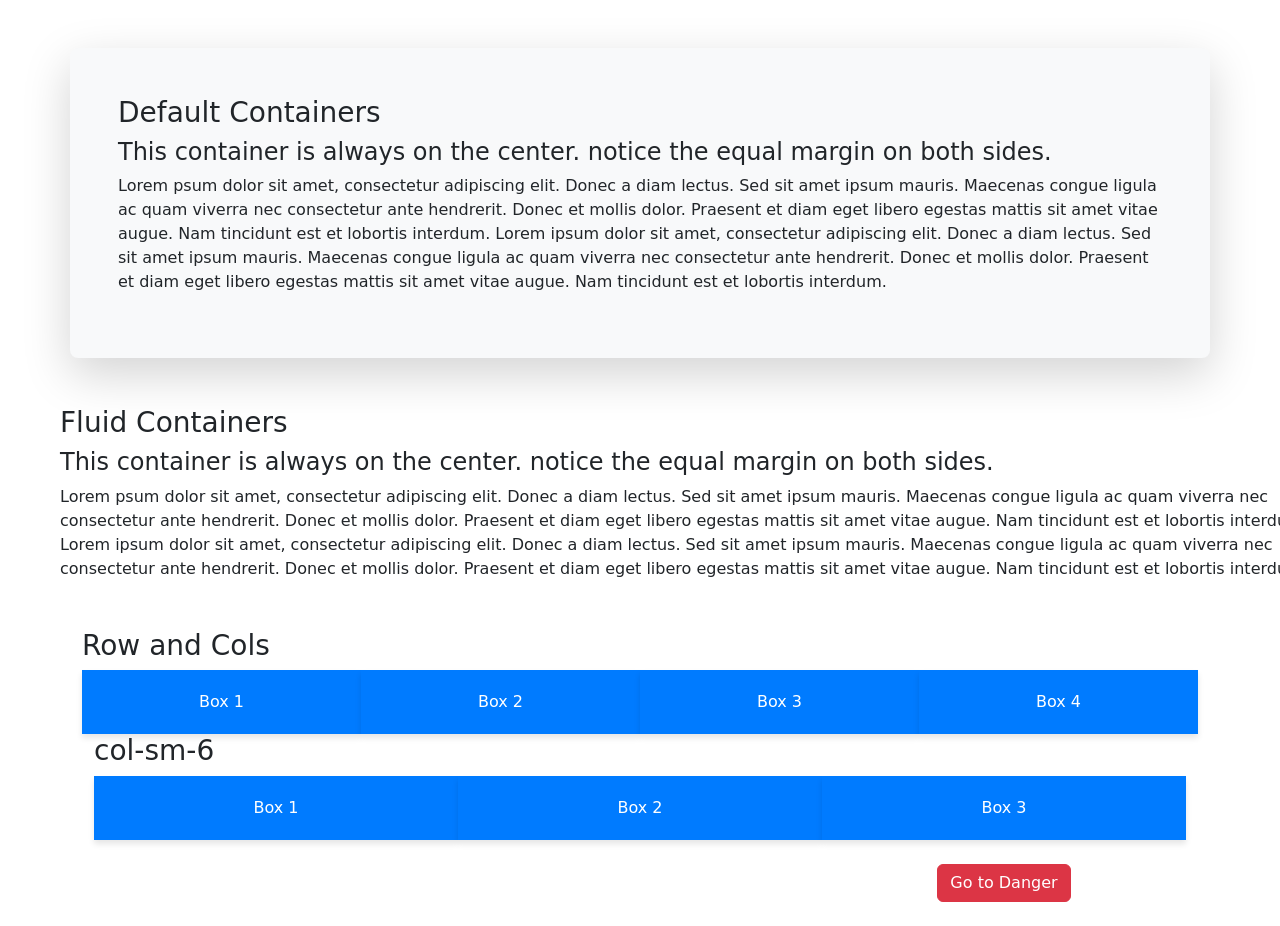
<file: index.html>
<!doctype html>
<html lang="en">
    <head>
        <link rel="stylesheet" href="style.css">
        <title>Title</title>
        <!-- Required meta tags -->
        <meta charset="utf-8" />
        <meta
            name="viewport"
            content="width=device-width, initial-scale=1, shrink-to-fit=no"
        />

        <!-- Bootstrap CSS v5.2.1 -->
        <link
            href="https://cdn.jsdelivr.net/npm/bootstrap@5.3.2/dist/css/bootstrap.min.css"
            rel="stylesheet"
            integrity="sha384-T3c6CoIi6uLrA9TneNEoa7RxnatzjcDSCmG1MXxSR1GAsXEV/Dwwykc2MPK8M2HN"
            crossorigin="anonymous"
        />
    </head>

    <body>

      <div class= "container mt-5 p-5 bg-light rounded-3 shadow-lg">
        <h3>Default Containers</h3>
        <h4>This container is always on the center.
        notice the equal margin on both sides.</h4>
        <p>Lorem psum dolor sit amet, consectetur adipiscing elit. Donec a diam lectus. Sed sit amet ipsum mauris. Maecenas congue ligula ac quam viverra nec consectetur ante hendrerit. Donec et mollis dolor. Praesent et diam eget libero egestas mattis sit amet vitae augue. Nam tincidunt est et lobortis interdum. Lorem ipsum dolor sit amet, consectetur adipiscing elit. Donec a diam lectus. Sed sit amet ipsum mauris. Maecenas congue ligula ac quam viverra nec consectetur ante hendrerit. Donec et mollis dolor. Praesent et diam eget libero egestas mattis sit amet vitae augue. Nam tincidunt est et lobortis interdum.
        </p>

      </div>
      
      
      <div class= "container-fluid m-5 ">
        <h3>Fluid Containers</h3>
        <h4>This container is always on the center.
        notice the equal margin on both sides.</h4>
        <p>Lorem psum dolor sit amet, consectetur adipiscing elit. Donec a diam lectus. Sed sit amet ipsum mauris. Maecenas congue ligula ac quam viverra nec consectetur ante hendrerit. Donec et mollis dolor. Praesent et diam eget libero egestas mattis sit amet vitae augue. Nam tincidunt est et lobortis interdum. Lorem ipsum dolor sit amet, consectetur adipiscing elit. Donec a diam lectus. Sed sit amet ipsum mauris. Maecenas congue ligula ac quam viverra nec consectetur ante hendrerit. Donec et mollis dolor. Praesent et diam eget libero egestas mattis sit amet vitae augue. Nam tincidunt est et lobortis interdum.
        </p>

      </div>
      
      <div class="container">
        <h3>Row and Cols</h3>
        <div class="row g-0">
            <div class="col">
                <div class="custom-box">Box 1</div>
            </div>
            <div class="col">
                <div class="custom-box">Box 2</div>
            </div>
            <div class="col">
                <div class="custom-box">Box 3</div>
            </div>
            <div class="col">
                <div class="custom-box">Box 4</div>
            </div>
    
   

        <div class="container">
            <h3>col-sm-6</h3>
            <div class="row g-0">
                <div class="col-lg-4 col-md-12 col-sm-12">
                    <div class="custom-box">Box 1</div>
                  
                </div>
                <div class="col-lg-4 col-md-12 col-sm-3">
                    <div class="custom-box">Box 2</div>
                    
                </div>
            <div class="col-lg-4 col-md-12 col-sm-9">
                <div class="custom-box">Box 3</div>

                <div class="container my-4 d-flex justify-content-center">
                    <a href="colors.html" class="btn btn-danger">Go to Danger</a>
                </div>

        <script
            src="https://cdn.jsdelivr.net/npm/@popperjs/core@2.11.8/dist/umd/popper.min.js"
            integrity="sha384-I7E8VVD/ismYTF4hNIPjVp/Zjvgyol6VFvRkX/vR+Vc4jQkC+hVqc2pM8ODewa9r"
            crossorigin="anonymous"
        ></script>

        <script
            src="https://cdn.jsdelivr.net/npm/bootstrap@5.3.2/dist/js/bootstrap.min.js"
            integrity="sha384-BBtl+eGJRgqQAUMxJ7pMwbEyER4l1g+O15P+16Ep7Q9Q+zqX6gSbd85u4mG4QzX+"
            crossorigin="anonymous"
        ></script>
    </body>
</html>
</file>
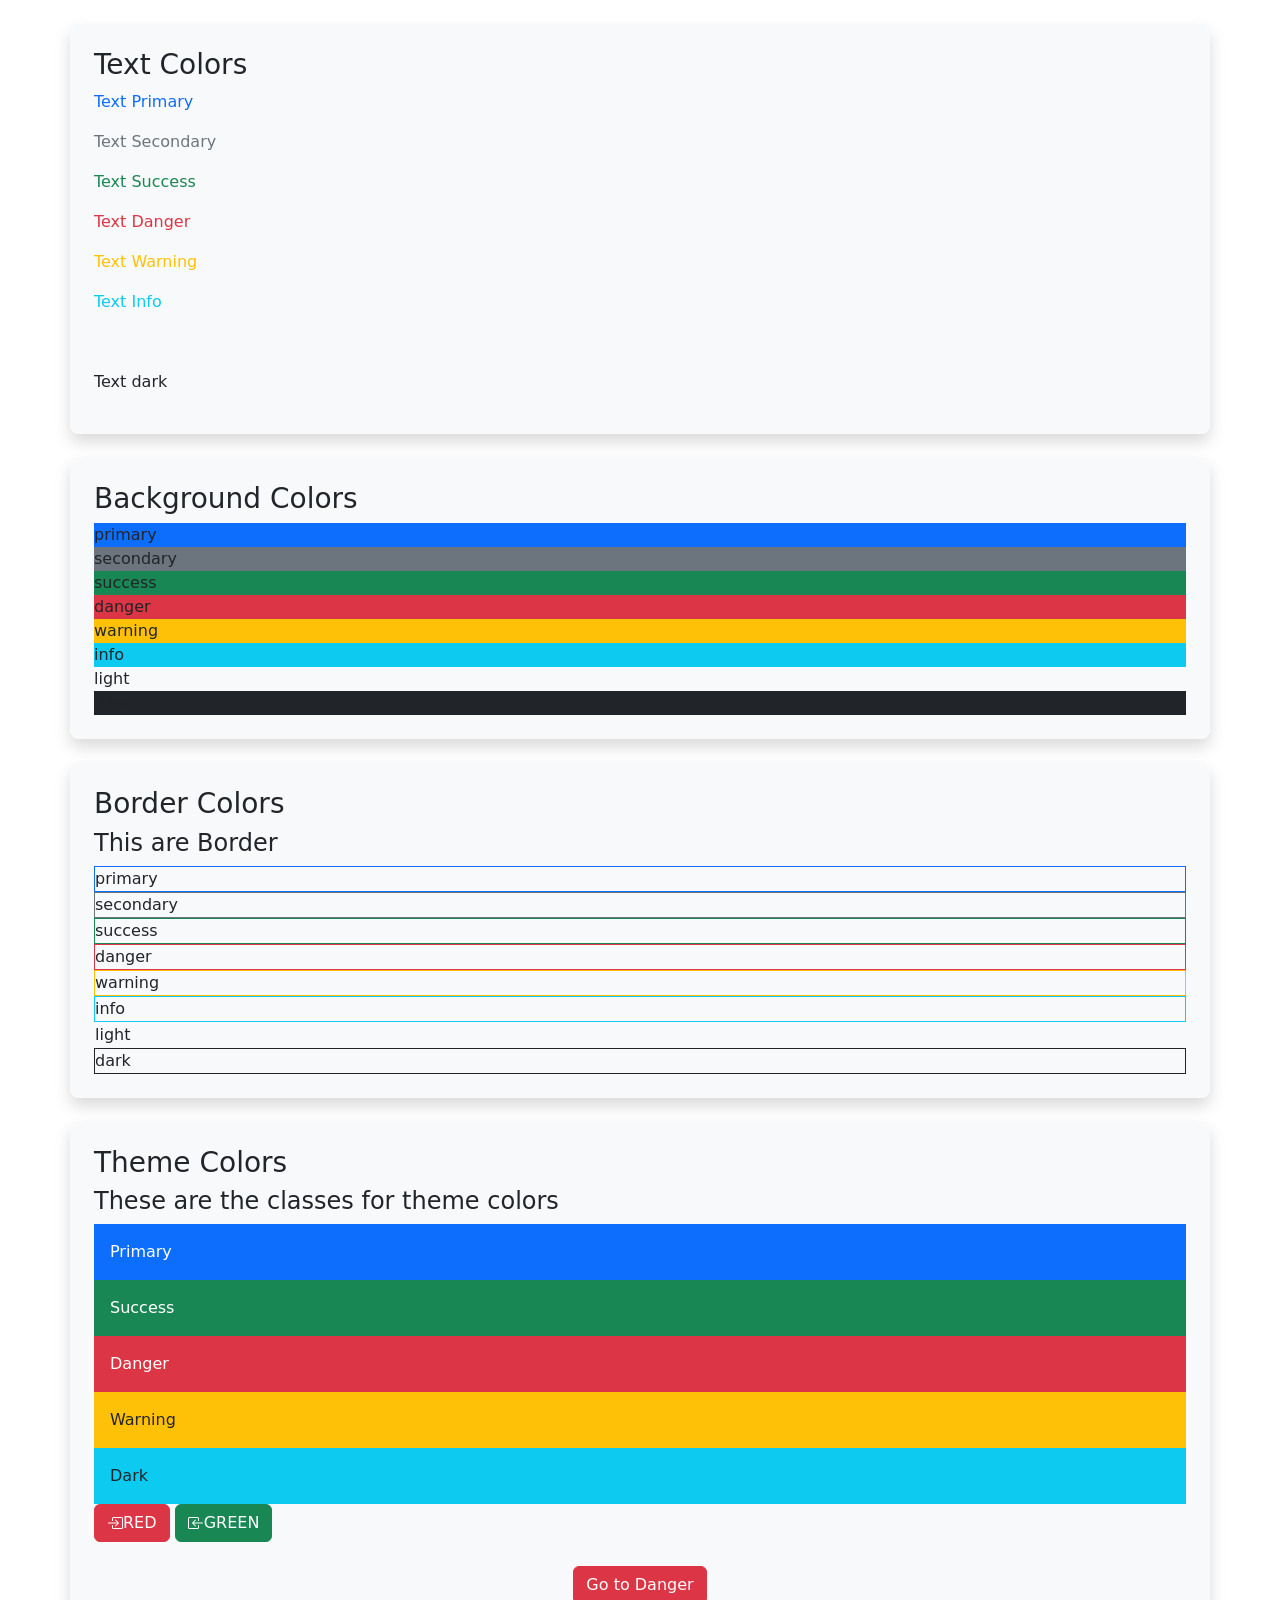
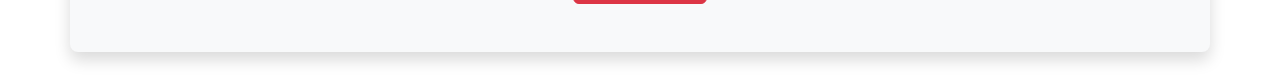
<file: colors.html>
<!doctype html>
<html lang="en">
    <head>
        <title>Title</title>
        <!-- Required meta tags -->
        <meta charset="utf-8" />
        <meta
            name="viewport"
            content="width=device-width, initial-scale=1, shrink-to-fit=no"
        />

        <!-- Bootstrap CSS v5.2.1 -->
        <link
            href="https://cdn.jsdelivr.net/npm/bootstrap@5.3.2/dist/css/bootstrap.min.css"
            rel="stylesheet"
            integrity="sha384-T3c6CoIi6uLrA9TneNEoa7RxnatzjcDSCmG1MXxSR1GAsXEV/Dwwykc2MPK8M2HN"
            crossorigin="anonymous"
        />
    </head>

    <body>
     
        <div class="container my-4 p-4 shadow bg-light rounded-3">
        <h3>Text Colors</h3>
        <p class="text-primary">Text Primary</p>
        <p class="text-secondary">Text Secondary</p>
        <p class="text-success">Text Success</p>
        <p class="text-danger">Text Danger</p>
        <p class="text-warning">Text Warning</p>
        <p class="text-info">Text Info</p>
        <p class="text-light ">Text Light</p>
        <p class="text-dark">Text dark</p>
    </div>

   
              
          

    <div class="container my-4 p-4 shadow bg-light rounded-3">
                <h3>Background Colors</h3>    
              <div class="bg-primary">primary</div>
               <div class="bg-secondary">secondary</div>
               <div class="bg-success">success</div>
                <div class="bg-danger">danger</div>
                <div class="bg-warning">warning</div>
                <div class="bg-info">info</div>
                <div class="bg-light">light</div>
                <div class="bg-dark">dark</div>

                </div>
                
                <div class="container my-4 p-4 shadow bg-light rounded-3">
                    <h3>Border Colors</h3>    
                    <h4>This are Border</h4>

                  <div class="border border-primary">primary</div>
                  <div class="border border-secondary">secondary</div>
                    <div class="border border-success">success</div>
                    <div class="border border-danger">danger</div>
                    <div class="border border-warning">warning</div>
                    <div class="border border-info">info</div>
                    <div class="border border-light">light</div>
                    <div class="border border-dark">dark</div>
                    </div>
               
                <div class="container my-4 p-4 shadow bg-light rounded-3">
                    <h3>Theme Colors</h3>
                    <h4>These are the classes for theme colors</h4>

                    <div class="bg-primary text-white p-3">Primary</div>
                    <div class="bg-success text-white p-3">Success</div>
                    <div class="bg-danger text-white p-3">Danger</div>
                    <div class="bg-warning text-dark p-3">Warning</div>
                    <div class="bg-info text-dark p-3">Dark</div>

                    <button class="btn btn-danger"><svg xmlns="http://www.w3.org/2000/svg" width="16" height="16" fill="currentColor" class="bi bi-box-arrow-in-right" viewBox="0 0 16 16">
                        <path fill-rule="evenodd" d="M6 3.5a.5.5 0 0 1 .5-.5h8a.5.5 0 0 1 .5.5v9a.5.5 0 0 1-.5.5h-8a.5.5 0 0 1-.5-.5v-2a.5.5 0 0 0-1 0v2A1.5 1.5 0 0 0 6.5 14h8a1.5 1.5 0 0 0 1.5-1.5v-9A1.5 1.5 0 0 0 14.5 2h-8A1.5 1.5 0 0 0 5 3.5v2a.5.5 0 0 0 1 0z"/>
                        <path fill-rule="evenodd" d="M11.854 8.354a.5.5 0 0 0 0-.708l-3-3a.5.5 0 1 0-.708.708L10.293 7.5H1.5a.5.5 0 0 0 0 1h8.793l-2.147 2.146a.5.5 0 0 0 .708.708z"/>
                      </svg>RED</button>
                    <button class="btn btn-success"><svg xmlns="http://www.w3.org/2000/svg" width="16" height="16" fill="currentColor" class="bi bi-box-arrow-in-left" viewBox="0 0 16 16">
                        <path fill-rule="evenodd" d="M10 3.5a.5.5 0 0 0-.5-.5h-8a.5.5 0 0 0-.5.5v9a.5.5 0 0 0 .5.5h8a.5.5 0 0 0 .5-.5v-2a.5.5 0 0 1 1 0v2A1.5 1.5 0 0 1 9.5 14h-8A1.5 1.5 0 0 1 0 12.5v-9A1.5 1.5 0 0 1 1.5 2h8A1.5 1.5 0 0 1 11 3.5v2a.5.5 0 0 1-1 0z"/>
                        <path fill-rule="evenodd" d="M4.146 8.354a.5.5 0 0 1 0-.708l3-3a.5.5 0 1 1 .708.708L5.707 7.5H14.5a.5.5 0 0 1 0 1H5.707l2.147 2.146a.5.5 0 0 1-.708.708z"/>
                      </svg>GREEN</button>


                      <div class="container my-4 d-flex justify-content-center">
                        <a href="typo.html" class="btn btn-danger">Go to Danger</a>
                    </div>

        <script
            src="https://cdn.jsdelivr.net/npm/@popperjs/core@2.11.8/dist/umd/popper.min.js"
            integrity="sha384-I7E8VVD/ismYTF4hNIPjVp/Zjvgyol6VFvRkX/vR+Vc4jQkC+hVqc2pM8ODewa9r"
            crossorigin="anonymous"
        ></script>

        <script
            src="https://cdn.jsdelivr.net/npm/bootstrap@5.3.2/dist/js/bootstrap.min.js"
            integrity="sha384-BBtl+eGJRgqQAUMxJ7pMwbEyER4l1g+O15P+16Ep7Q9Q+zqX6gSbd85u4mG4QzX+"
            crossorigin="anonymous"
        ></script>
    </body>
</html>
</file>
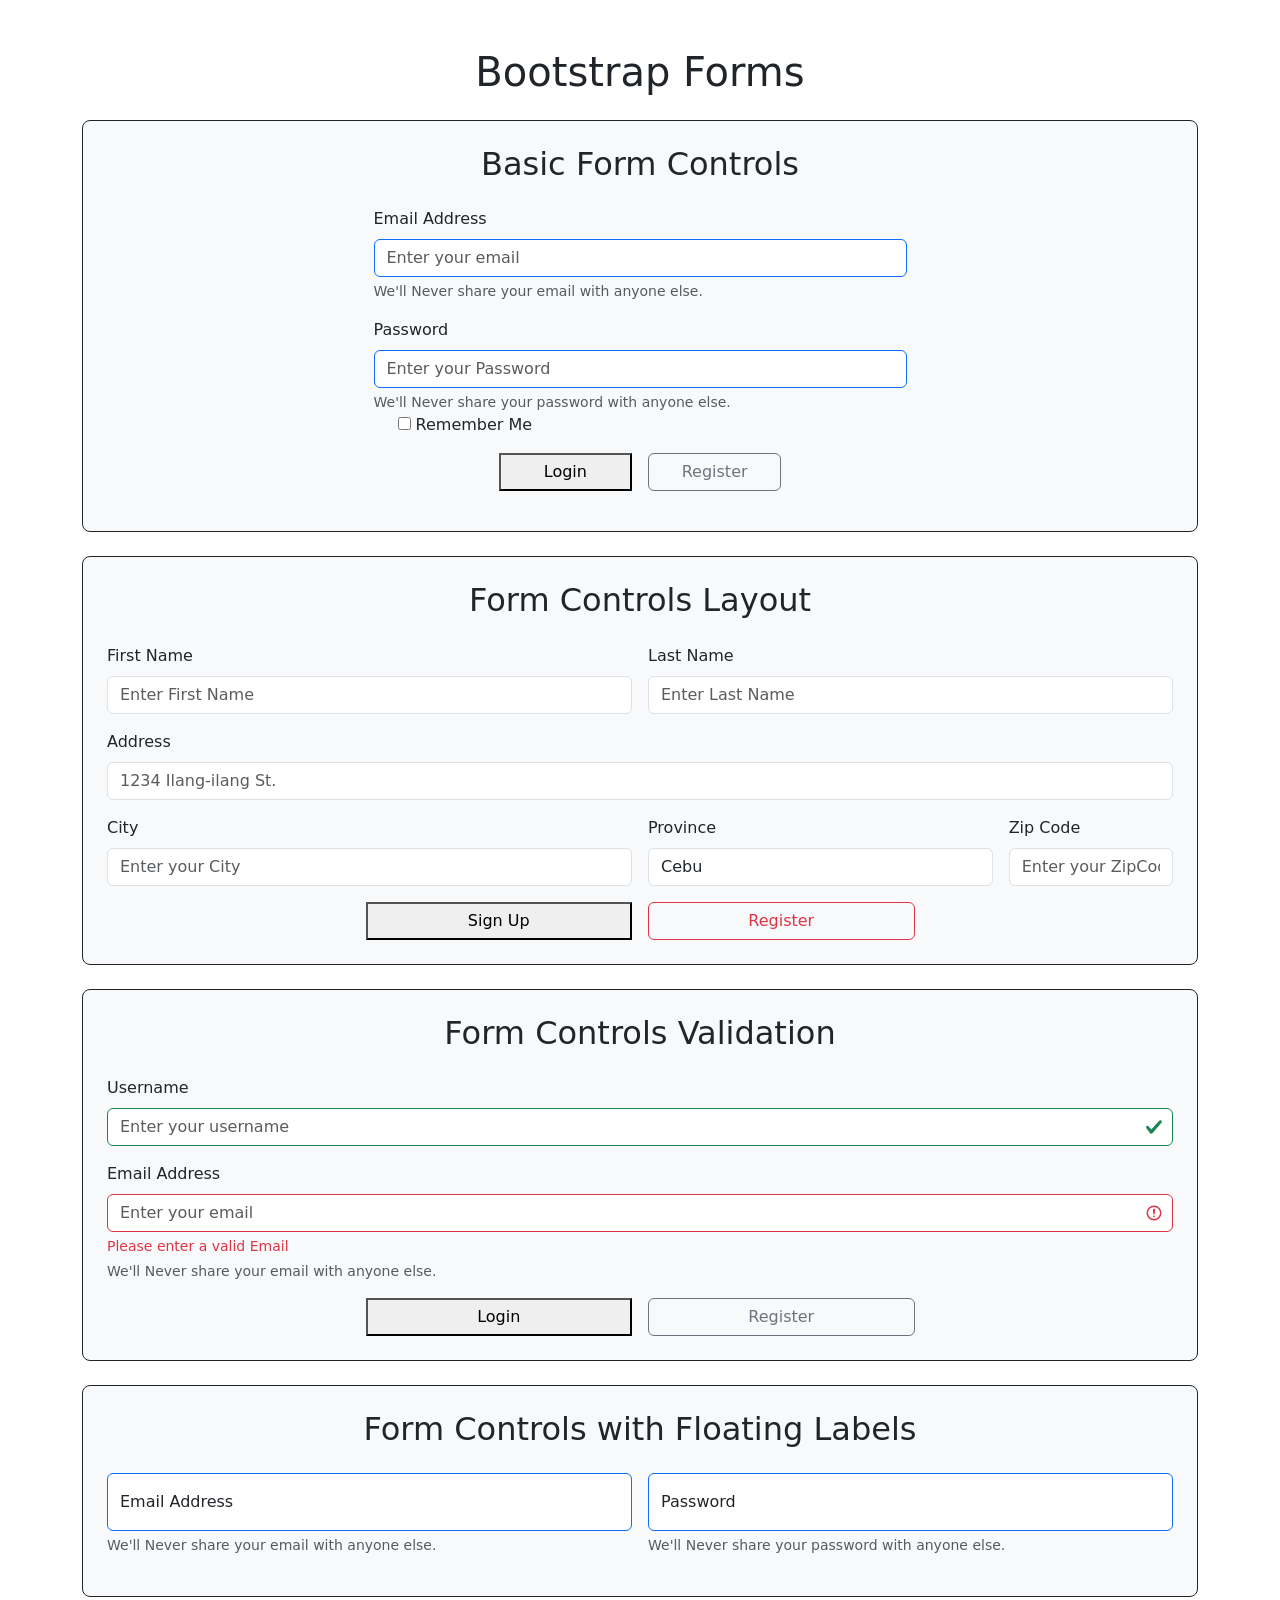
<file: form.html>
<!doctype html>
<html lang="en">
    <head>
        <title>BS5 </title>
        <!-- Required meta tags -->
        <meta charset="utf-8" />
        <meta
            name="viewport"
            content="width=device-width, initial-scale=1, shrink-to-fit=no"
        />

        <!-- Bootstrap CSS v5.2.1 -->
        <link
            href="https://cdn.jsdelivr.net/npm/bootstrap@5.3.2/dist/css/bootstrap.min.css"
            rel="stylesheet"
            integrity="sha384-T3c6CoIi6uLrA9TneNEoa7RxnatzjcDSCmG1MXxSR1GAsXEV/Dwwykc2MPK8M2HN"
            crossorigin="anonymous"
        />
    </head>

    <body>

        <div class="container my-5">
          <h1 class="mb-4 text-center ">Bootstrap Forms</h1>
          <section class="border border-dark rounded-3 p-4 bg-light mb-4">
        
            <h2 class="mb-4 text-center">Basic Form Controls</h2>
        
          <form action="update.php" medthod="POST" class="w-50 mx-auto">

            <div class="mb-3">

                <label for="Email" class="form-label">Email Address</label>
                <input type="email" class="form-control border-primary" name="Email" id="Email" placeholder="Enter your email" required />

                <div class="form-text">We'll Never share your email with anyone else.</div>
            </div>


            <div class="mb-3">

                <label for="Password" class="form-label">Password</label>
                <input type="Password" class="form-control border-primary" name="Password" id="Password" placeholder="Enter your Password" required />

                <div class="form-text">We'll Never share your password with anyone else.</div>
            
                <div class="mb-3 form-check">

                    <input type="checkbox" class="form-input-check" name="checkbox" id="checkbox" required />
                    <label class="form-check-label" class="form-control">Remember Me</label>
    
                    </div>

                    <div class="d-flex justify-content-center gap-3">

                    <button type="submit" class="btn-outline-secondary w-25">Login</button>
                    <a href="register.html" class="btn btn-outline-secondary w-25">Register</a>
                </div>





          </form>
        </section>
        <section class="border border-dark rounded-3 p-4 bg-light mb-4">
        
            <h2 class="mb-4 text-center">Form Controls Layout</h2>

            <form class="row g-3" action="action.php" method="POST">
                <div class="col-md-6">
                    <label for="First Name" class="form-label">First Name</label>
                    <input type="text" class="form-control" placeholder="Enter First Name" name="firstname" id="First Name" required />
                </div>

                <div class="col-md-6">
                    <label for="Last Name" class="form-label">Last Name</label>
                    <input type="text" class="form-control" placeholder="Enter Last Name" name="lastname" id="Last Name" required />
                </div>

                <div class="col-md-12">
                    <label for="Last Name" class="form-label">Address</label>
                    <input type="text" class="form-control" placeholder="1234 Ilang-ilang St." name="address" id="Address" required />
                </div>              
                <div class="col-md-6">
                    <label for="City" class="form-label">City</label>
                    <input type="text" class="form-control" placeholder="Enter your City" name="city" id="city" required />
                </div>
                <div class="col-md-4">
                    <label for="Province" class="form-label">Province</label>
                  <select name="province" id="Province" class="form-control">
                    <option selected>Choose...</option>
                    <option value="Batangas">Batangas</option>
                    <option value="Cavite">Cavite</option>
                    <option value="Laguna">Laguna</option>
                    <option value="Quezon">Quezon</option>
                    <option value="Rizal">Rizal</option>
                    <option value="Bulacan" selected>Cebu</option>
                </select>
                </div>

                <div class="col-md-2">
                    <label for="ZipCode" class="form-label">Zip Code</label>
                    <input type="text" class="form-control" placeholder="Enter your ZipCode" name="zipcode" id="ZipCode" required />
                </div>
                <div class="d-flex justify-content-center gap-3">

                    <button type="submit" class="btn-outline-secondary w-25">Sign Up</button>
                    <a href="login.html" class="btn btn-outline-danger w-25">Register</a>
                </div>


            </form>

</section>
    <section class="border border-dark rounded-3 p-4 bg-light mb-4">
        <h2 class="mb-4 text-center">Form Controls Validation</h2>


        <form action="" validate class="needs-validation"> <div class="mb-3">

            <div class="mb-3">

                <label for="Email" class="form-label">Username</label>
                <input type="username" class="form-control is-valid" name="Username" id="Username" placeholder="Enter your username" required />
                <div class="invalid-feedback">Please enter a valid username</div>
            </div>

            <label for="Email" class="form-label">Email Address</label>
            <input type="email" class="form-control is-invalid" name="Email" id="Email" placeholder="Enter your email" required />
            <div class="invalid-feedback">Please enter a valid Email</div>

            <div class="form-text">We'll Never share your email with anyone else.</div>
        </div>
    
        <div class="d-flex justify-content-center gap-3">

            <button type="submit" class="btn-outline-secondary w-25">Login</button>
            <a href="register.html" class="btn btn-outline-secondary w-25">Register</a>
        </div>

    </form>






    </section>

        <div>
        <section class="border border-dark rounded-3 p-4 bg-light mb-4">
            <h2 class="mb-4 text-center">Form Controls with Floating Labels</h2>
    
    
            <form action="" class="row g-3">
                <div class="col-md-6">
                    <div class="form-floating mb-3">
                        <input type="email" class="form-control border-primary" name="Email" id="Email" placeholder="Enter your email" required />
                        <label for="Email" class="form-label">Email Address</label>
                        <div class="form-text">We'll Never share your email with anyone else.</div>
                    </div>
                </div>
        
                <div class="col-md-6">
                    <div class="form-floating mb-3">
              
                <input type="Password" class="form-control border-primary" name="Password" id="Password" placeholder="Enter your Password" required />
                <label for="Password" class="form-label">Password</label>
                <div class="form-text">We'll Never share your password with anyone else.</div>
    </div>
        </form>
    
    
    
    
    
    
        </section>








        <!-- Bootstrap JavaScript Libraries -->
        <script
            src="https://cdn.jsdelivr.net/npm/@popperjs/core@2.11.8/dist/umd/popper.min.js"
            integrity="sha384-I7E8VVD/ismYTF4hNIPjVp/Zjvgyol6VFvRkX/vR+Vc4jQkC+hVqc2pM8ODewa9r"
            crossorigin="anonymous"
        ></script>

        <script
            src="https://cdn.jsdelivr.net/npm/bootstrap@5.3.2/dist/js/bootstrap.min.js"
            integrity="sha384-BBtl+eGJRgqQAUMxJ7pMwbEyER4l1g+O15P+16Ep7Q9Q+zqX6gSbd85u4mG4QzX+"
            crossorigin="anonymous"
        ></script>
    </body>
</html>
</file>
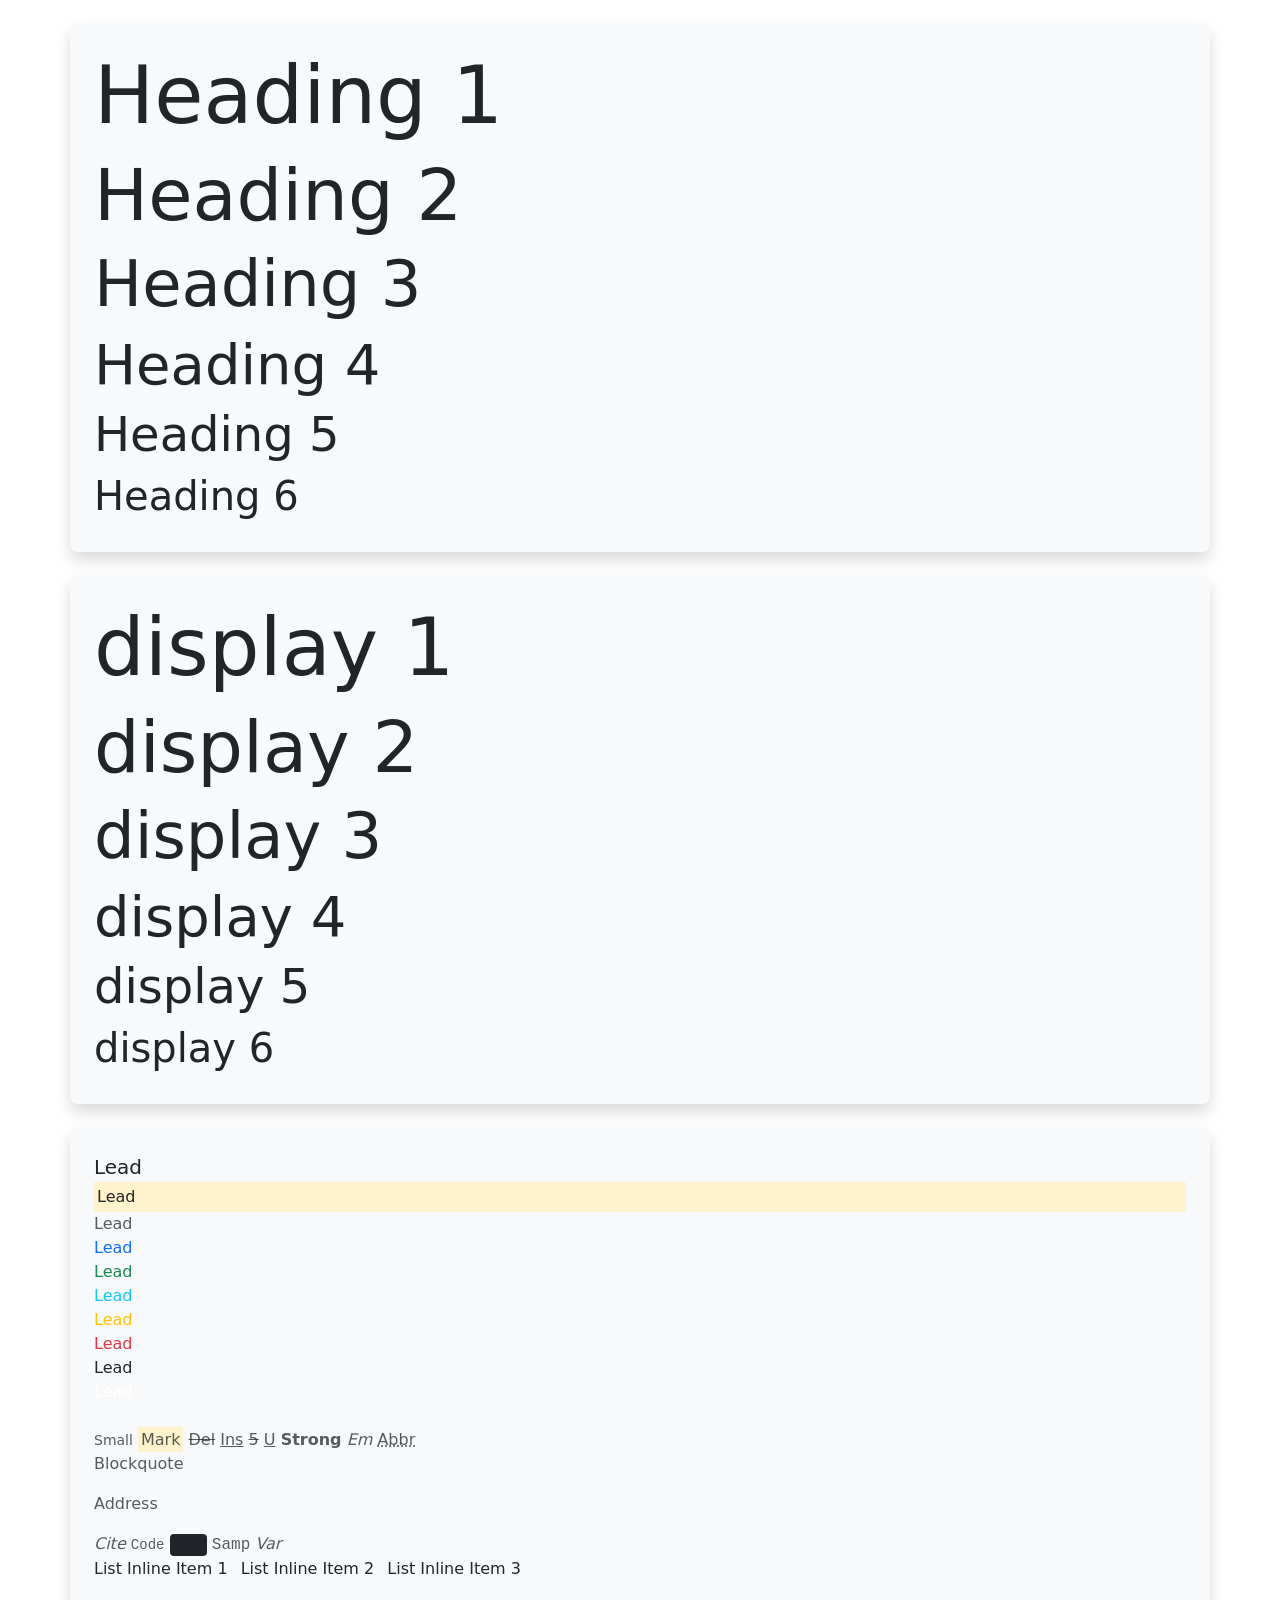
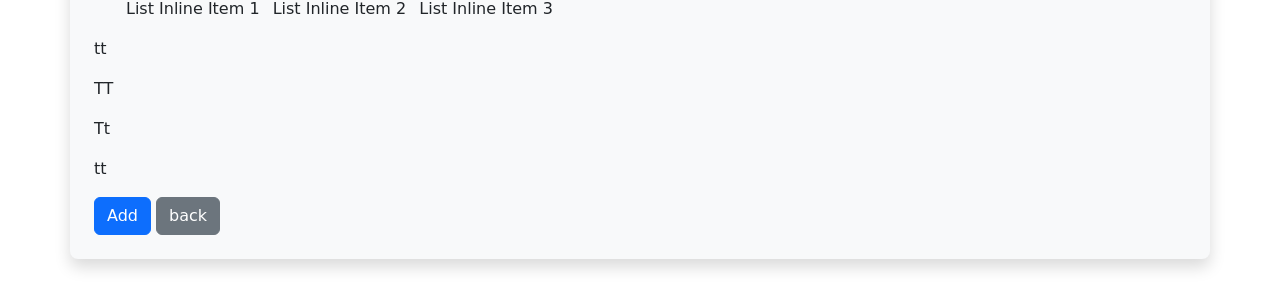
<file: typo.html>
<!doctype html>
<html lang="en">
    <head>
        <title>Title</title>
        <!-- Required meta tags -->
        <meta charset="utf-8" />
        <meta
            name="viewport"
            content="width=device-width, initial-scale=1, shrink-to-fit=no"
        />

        <!-- Bootstrap CSS v5.2.1 -->
        <link
            href="https://cdn.jsdelivr.net/npm/bootstrap@5.3.2/dist/css/bootstrap.min.css"
            rel="stylesheet"
            integrity="sha384-T3c6CoIi6uLrA9TneNEoa7RxnatzjcDSCmG1MXxSR1GAsXEV/Dwwykc2MPK8M2HN"
            crossorigin="anonymous"
        />
    </head>

    <div class="container my-4 p-4 shadow bg-light rounded-3 ">
    <body>
       <h1 class=" display-1 lead ">Heading 1</h1>
       <h2 class=" display-2 lead">Heading 2</h2>
       <h3 class=" display-3 lead">Heading 3</h3>
       <h4 class=" display-4 lead">Heading 4</h4>
       <h5 class=" display-5 lead">Heading 5</h5>
       <h6 class=" display-6 lead">Heading 6</h6>
       </body>
       </div>

         <div class="container my-4 p-4 shadow bg-light rounded-3">
       <h1 class=" display-1 ">display 1</h1>
       <h2 class=" display-2 ">display 2</h2>
       <h3 class=" display-3 ">display 3</h3>
       <h4 class=" display-4 ">display 4</h4>
       <h5 class=" display-5 ">display 5</h5>
       <h6 class=" display-6 ">display 6</h6>
         </div>

         <div class="container my-4 p-4 shadow bg-light rounded-3 ">
         <div class="lead ">Lead</div>
            <div class=" mark">Lead</div>
            <div class=" text-muted">Lead</div>
            <div class=" text-primary">Lead</div>
            <div class=" text-success">Lead</div>
            <div class=" text-info">Lead</div>
            <div class=" text-warning">Lead</div>
            <div class=" text-danger">Lead</div>
            <div class=" text-dark">Lead</div>
            <div class=" text-white">Lead</div>
            <div class=" text-light">Lead</div>


            <small class="text-muted">Small</small>
            <mark class="text-muted">Mark</mark>
            <del class="text-muted">Del</del>
            <ins class="text-muted">Ins</ins>
            <s class="text-muted">5</s>
            <u class="text-muted">U</u>
            <strong class="text-muted">Strong</strong>
            <em class="text-muted">Em</em>
            <abbr class="text-muted" title="Abbr">Abbr</abbr>
            <blockquote class="text-muted">Blockquote</blockquote>
            <address class="text-muted">Address</address>
            <cite class="text-muted">Cite</cite>
            <code class="text-muted">Code</code>
            <kbd class="text-muted">Kbd</kbd>
            <samp class="text-muted">Samp</samp>
            <var class="text-muted">Var</var>

            <ul class="list-inline ">
                <li class="list-inline-item">List Inline Item 1</li>
                <li class="list-inline-item">List Inline Item 2</li>
                <li class="list-inline-item">List Inline Item 3</li>

                </ul>

                <ol>
                <li class="list-inline-item">List Inline Item 1</li>
                <li class="list-inline-item">List Inline Item 2</li>
                <li class="list-inline-item">List Inline Item 3</li>
                </ol>

                <p class="text-lowercase">tt</p>
                <p class="text-uppercase">tt</p>
                <p class="text-capitalize">tt</p>
                <p class="text-truncate">tt</p>
                
                <a class="btn btn-primary" href="#" role="button">Add</a>
                <a class="btn btn-secondary" href="#" role="button">back</a>

            
       
        <script
            src="https://cdn.jsdelivr.net/npm/@popperjs/core@2.11.8/dist/umd/popper.min.js"
            integrity="sha384-I7E8VVD/ismYTF4hNIPjVp/Zjvgyol6VFvRkX/vR+Vc4jQkC+hVqc2pM8ODewa9r"
            crossorigin="anonymous"
        ></script>

        <script
            src="https://cdn.jsdelivr.net/npm/bootstrap@5.3.2/dist/js/bootstrap.min.js"
            integrity="sha384-BBtl+eGJRgqQAUMxJ7pMwbEyER4l1g+O15P+16Ep7Q9Q+zqX6gSbd85u4mG4QzX+"
            crossorigin="anonymous"
        ></script>
    </body>
</html>
</file>
<file: style.css>
/* General styles */
body {
    font-family: Arial, sans-serif;
    background-color: #f8f9fa;
    margin: 0;
    padding: 0;
} 

/* Custom box styles */
.custom-box {
    background-color: #007bff; /* Bootstrap primary color */
    color: white;
    text-align: center;
    padding: 20px;
 
    /* border-radius: 5px; */
    box-shadow: 0 4px 6px rgba(0, 0, 0, 0.1);
}

/* Headings */
h3 {
    margin-top: 30px;
    color: #343a40; /* Bootstrap dark color */
}
</file>
